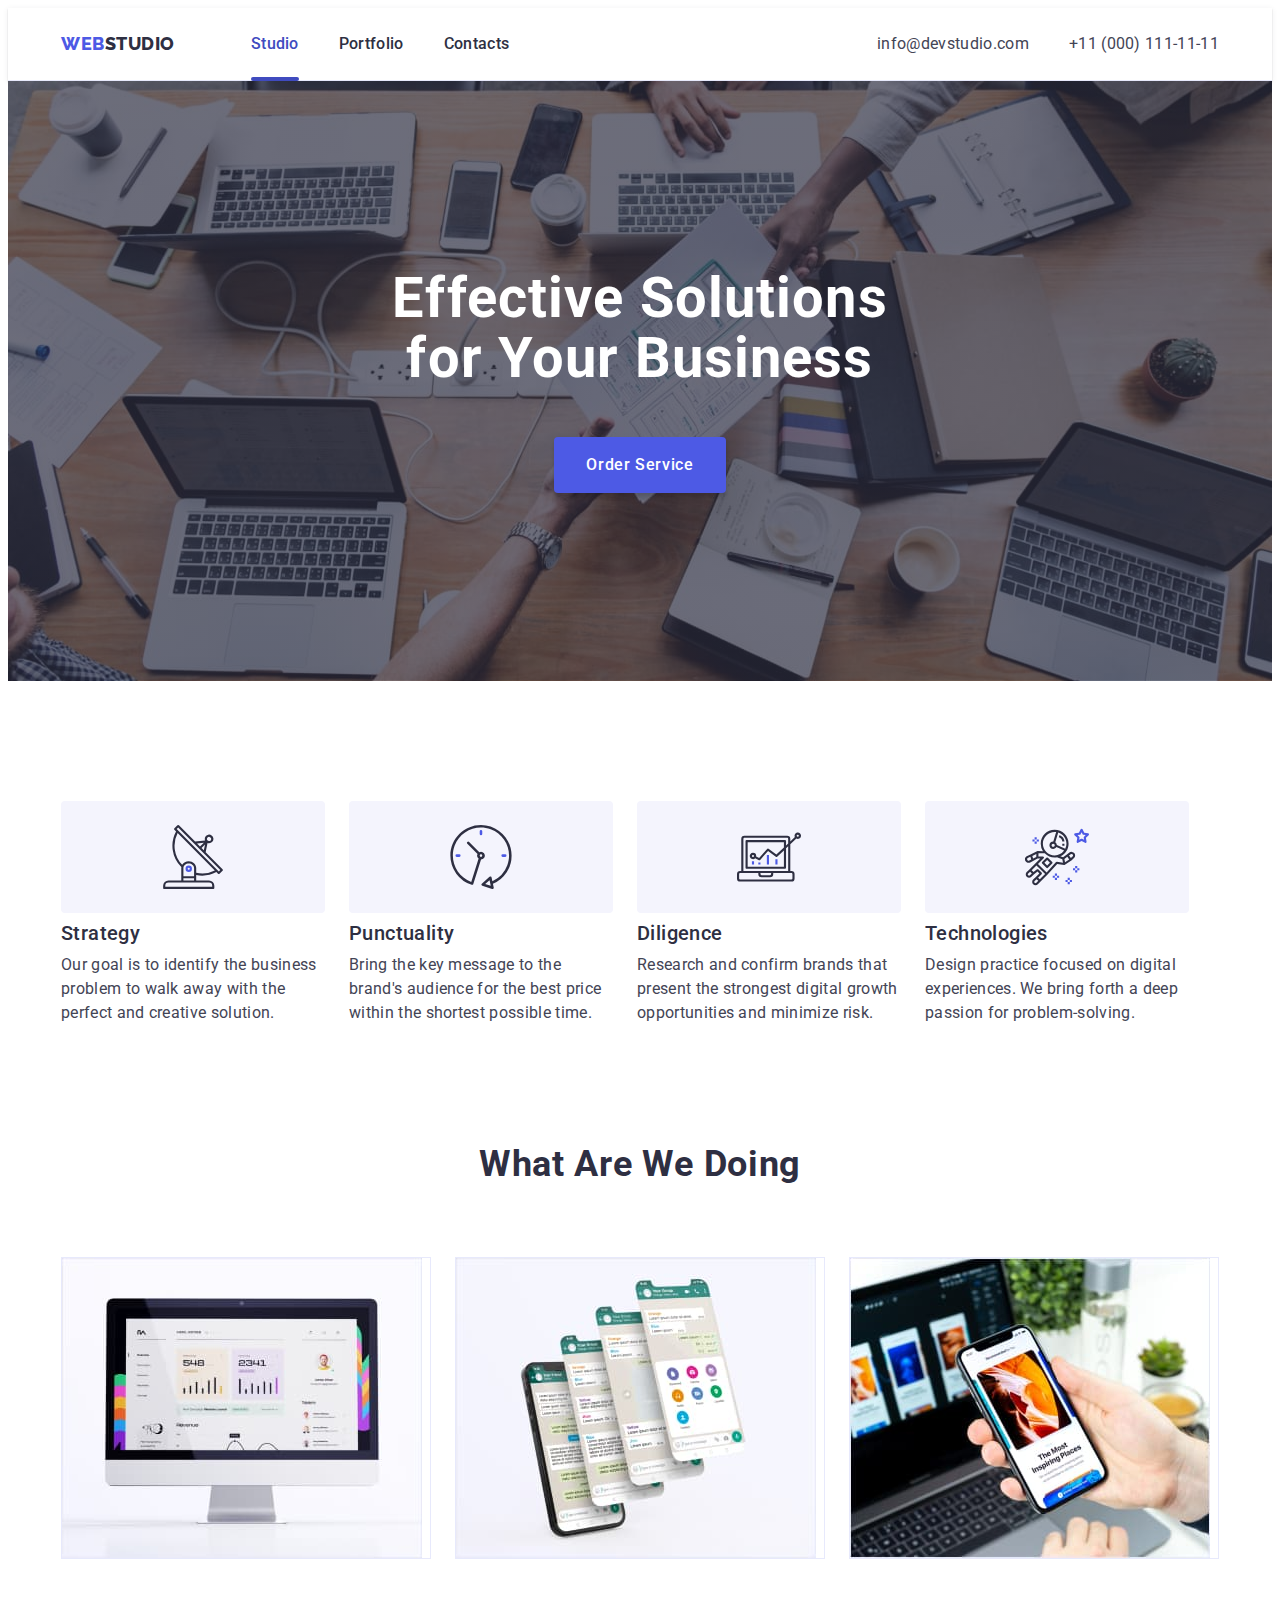
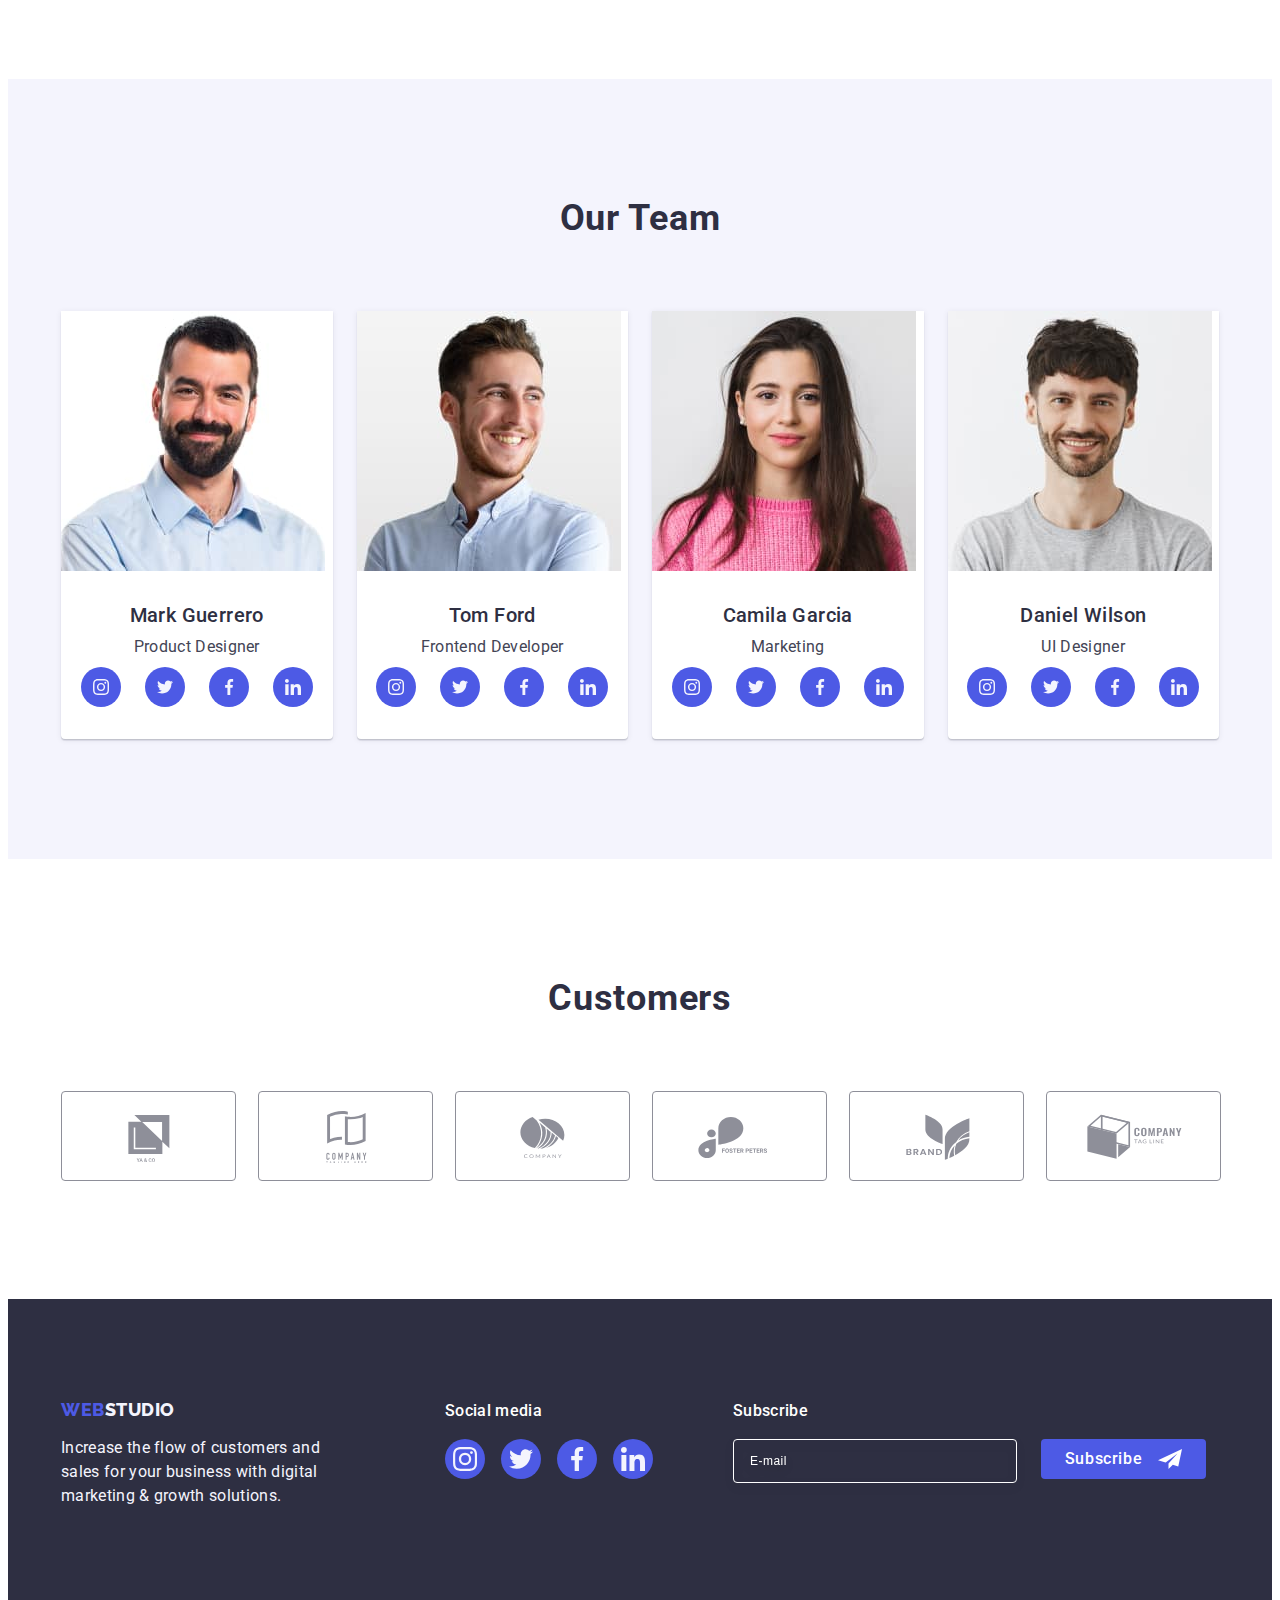
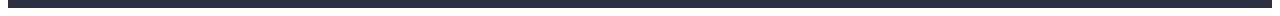
<file: index.html>
<!DOCTYPE html>
<html lang="en">
  <head>
    <meta charset="UTF-8" />
    <meta http-equiv="X-UA-Compatible" content="IE=edge" />
    <meta
      name="viewport"
      content="width=device-width, initial-scale=1.0"
    />
    <title>WebStudio</title>
    <link
      rel="preconnect"
      href="https://fonts.googleapis.com"
    />
    <link
      rel="preconnect"
      href="https://fonts.gstatic.com"
      crossorigin
    />
    <link
      href="https://fonts.googleapis.com/css2?family=Raleway:wght@800&family=Roboto:wght@400;500;700;900&display=swap"
      rel="stylesheet"
    />
    <link
      rel="stylesheet"
      href="https://cdnjs.cloudflare.com/ajax/libs/modern-normalize/2.0.0/modern-normalize.min.css"
      integrity="sha512-4xo8blKMVCiXpTaLzQSLSw3KFOVPWhm/TRtuPVc4WG6kUgjH6J03IBuG7JZPkcWMxJ5huwaBpOpnwYElP/m6wg=="
      crossorigin="anonymous"
      referrerpolicy="no-referrer"
    />
    <link rel="stylesheet" href="./css/styles.css" />
  </head>
  <body>
    <header class="header">
      <div class="container header-container">
        <nav class="header-nav">
          <a class="header-logo link" href="./index.html"
            >Web<span class="header-logo-color"
              >Studio</span
            ></a
          >
          <ul class="header-list list">
            <li class="header-item">
              <a
                class="header-link current link"
                href="./index.html"
                >Studio</a
              >
            </li>
            <li class="header-item">
              <a
                class="header-link link"
                href="./portfolio.html"
                >Portfolio</a
              >
            </li>
            <li class="header-item">
              <a class="header-link link" href=""
                >Contacts</a
              >
            </li>
          </ul>
        </nav>
        <address class="address">
          <ul class="address-list list">
            <li class="address-item">
              <a
                class="contacts link"
                href="mailto:info@devstudio.com"
                >info@devstudio.com</a
              >
            </li>
            <li class="address-item">
              <a
                class="contacts link"
                href="tel:+110001111111"
                >+11 (000) 111-11-11</a
              >
            </li>
          </ul>
        </address>
      </div>
    </header>
    <main>
      <section class="hero">
        <div class="hero-container container">
          <h1 class="hero-title">
            Effective Solutions for Your Business
          </h1>
          <button
            class="hero-btn"
            type="button"
            data-modal-open
          >
            Order Service
          </button>
        </div>
      </section>
      <section class="advantages">
        <div class="container">
          <h2 class="advantages-title visually-hidden">
            Our advantages
          </h2>
          <ul class="advantages-list list">
            <li class="advantages-item">
              <div class="icon-block">
                <svg
                  class="advantages-icon"
                  width="64"
                  height="64"
                >
                  <use
                    href="./images/icons.svg#icon-antenna"
                  ></use>
                </svg>
              </div>
              <h3 class="advantages-subtitle">Strategy</h3>
              <p class="advantages-text">
                Our goal is to identify the business problem
                to walk away with the perfect and creative
                solution.
              </p>
            </li>
            <li class="advantages-item">
              <div class="icon-block">
                <svg
                  class="advantages-icon"
                  width="64"
                  height="64"
                >
                  <use
                    href="./images/icons.svg#icon-clock"
                  ></use>
                </svg>
              </div>
              <h3 class="advantages-subtitle">
                Punctuality
              </h3>
              <p class="advantages-text">
                Bring the key message to the brand's
                audience for the best price within the
                shortest possible time.
              </p>
            </li>
            <li class="advantages-item">
              <div class="icon-block">
                <svg
                  class="advantages-icon"
                  width="64"
                  height="64"
                >
                  <use
                    href="./images/icons.svg#icon-diagram"
                  ></use>
                </svg>
              </div>
              <h3 class="advantages-subtitle">Diligence</h3>
              <p class="advantages-text">
                Research and confirm brands that present the
                strongest digital growth opportunities and
                minimize risk.
              </p>
            </li>
            <li class="advantages-item">
              <div class="icon-block">
                <svg
                  class="advantages-icon"
                  width="64"
                  height="64"
                >
                  <use
                    href="./images/icons.svg#icon-astronaut"
                  ></use>
                </svg>
              </div>
              <h3 class="advantages-subtitle">
                Technologies
              </h3>
              <p class="advantages-text">
                Design practice focused on digital
                experiences. We bring forth a deep passion
                for problem-solving.
              </p>
            </li>
          </ul>
        </div>
      </section>
      <section class="examples">
        <div class="container">
          <h2 class="examples-title">What are we doing</h2>
          <ul class="examples-list list">
            <li class="examples-item">
              <img
                class="examples-img"
                src="./images/mac.jpg"
                alt="Web design"
                width="360"
              />
            </li>
            <li class="examples-item">
              <img
                class="examples-img"
                src="./images/phone.jpg"
                alt="Design mobile apps"
                width="360"
              />
            </li>
            <li class="examples-item">
              <img
                class="examples-img"
                src="./images/notebook.jpg"
                alt="Desing for all devices"
                width="360"
              />
            </li>
          </ul>
        </div>
      </section>
      <section class="team">
        <div class="container">
          <h2 class="team-title">Our Team</h2>
          <ul class="team-list list">
            <li class="team-item">
              <img
                class="team-img"
                src="./images/mark.jpg"
                alt="Mark Guerrero"
                width="264"
              />
              <div class="worker">
                <h3 class="worker-name">Mark Guerrero</h3>
                <p class="worker-position">
                  Product Designer
                </p>
                <ul class="team-soc-list list">
                  <li class="team-soc-item">
                    <a
                      href=""
                      class="team-soc-link link"
                      target="_blank"
                      rel="noopener noreferrer"
                    >
                      <svg
                        class="team-soc-icon"
                        width="16"
                        height="16"
                      >
                        <use
                          href="./images/icons.svg#icon-instagram-logo"
                        ></use>
                      </svg>
                    </a>
                  </li>
                  <li class="team-soc-item">
                    <a
                      href=""
                      class="team-soc-link link"
                      target="_blank"
                      rel="noopener noreferrer"
                    >
                      <svg
                        class="team-soc-icon"
                        width="16"
                        height="16"
                      >
                        <use
                          href="./images/icons.svg#icon-twitter-logo"
                        ></use>
                      </svg>
                    </a>
                  </li>
                  <li class="team-soc-item">
                    <a
                      href=""
                      class="team-soc-link link"
                      target="_blank"
                      rel="noopener noreferrer"
                    >
                      <svg
                        class="team-soc-icon"
                        width="16"
                        height="16"
                      >
                        <use
                          href="./images/icons.svg#icon-facebook-logo"
                        ></use>
                      </svg>
                    </a>
                  </li>
                  <li class="team-soc-item">
                    <a
                      href=""
                      class="team-soc-link link"
                      target="_blank"
                      rel="noopener noreferrer"
                    >
                      <svg
                        class="team-soc-icon"
                        width="16"
                        height="16"
                      >
                        <use
                          href="./images/icons.svg#icon-linkedin-logo"
                        ></use>
                      </svg>
                    </a>
                  </li>
                </ul>
              </div>
            </li>
            <li class="team-item">
              <img
                class="team-img"
                src="./images/Tom.jpg"
                alt="Tom Ford"
                width="264"
              />
              <div class="worker">
                <h3 class="worker-name">Tom Ford</h3>
                <p class="worker-position">
                  Frontend Developer
                </p>
                <ul class="team-soc-list list">
                  <li class="team-soc-item">
                    <a
                      href=""
                      class="team-soc-link link"
                      target="_blank"
                      rel="noopener noreferrer"
                    >
                      <svg
                        class="team-soc-icon"
                        width="16"
                        height="16"
                      >
                        <use
                          href="./images/icons.svg#icon-instagram-logo"
                        ></use>
                      </svg>
                    </a>
                  </li>
                  <li class="team-soc-item">
                    <a
                      href=""
                      class="team-soc-link link"
                      target="_blank"
                      rel="noopener noreferrer"
                    >
                      <svg
                        class="team-soc-icon"
                        width="16"
                        height="16"
                      >
                        <use
                          href="./images/icons.svg#icon-twitter-logo"
                        ></use>
                      </svg>
                    </a>
                  </li>
                  <li class="team-soc-item">
                    <a
                      href=""
                      class="team-soc-link link"
                      target="_blank"
                      rel="noopener noreferrer"
                    >
                      <svg
                        class="team-soc-icon"
                        width="16"
                        height="16"
                      >
                        <use
                          href="./images/icons.svg#icon-facebook-logo"
                        ></use>
                      </svg>
                    </a>
                  </li>
                  <li class="team-soc-item">
                    <a
                      href=""
                      class="team-soc-link link"
                      target="_blank"
                      rel="noopener noreferrer"
                    >
                      <svg
                        class="team-soc-icon"
                        width="16"
                        height="16"
                      >
                        <use
                          href="./images/icons.svg#icon-linkedin-logo"
                        ></use>
                      </svg>
                    </a>
                  </li>
                </ul>
              </div>
            </li>
            <li class="team-item">
              <img
                class="team-img"
                src="./images/Camila.jpg"
                alt="Camila Garcia"
                width="264"
              />
              <div class="worker">
                <h3 class="worker-name">Camila Garcia</h3>
                <p class="worker-position">Marketing</p>
                <ul class="team-soc-list list">
                  <li class="team-soc-item">
                    <a
                      href=""
                      class="team-soc-link link"
                      target="_blank"
                      rel="noopener noreferrer"
                    >
                      <svg
                        class="team-soc-icon"
                        width="16"
                        height="16"
                      >
                        <use
                          href="./images/icons.svg#icon-instagram-logo"
                        ></use>
                      </svg>
                    </a>
                  </li>
                  <li class="team-soc-item">
                    <a
                      href=""
                      class="team-soc-link link"
                      target="_blank"
                      rel="noopener noreferrer"
                    >
                      <svg
                        class="team-soc-icon"
                        width="16"
                        height="16"
                      >
                        <use
                          href="./images/icons.svg#icon-twitter-logo"
                        ></use>
                      </svg>
                    </a>
                  </li>
                  <li class="team-soc-item">
                    <a
                      href=""
                      class="team-soc-link link"
                      target="_blank"
                      rel="noopener noreferrer"
                    >
                      <svg
                        class="team-soc-icon"
                        width="16"
                        height="16"
                      >
                        <use
                          href="./images/icons.svg#icon-facebook-logo"
                        ></use>
                      </svg>
                    </a>
                  </li>
                  <li class="team-soc-item">
                    <a
                      href=""
                      class="team-soc-link link"
                      target="_blank"
                      rel="noopener noreferrer"
                    >
                      <svg
                        class="team-soc-icon"
                        width="16"
                        height="16"
                      >
                        <use
                          href="./images/icons.svg#icon-linkedin-logo"
                        ></use>
                      </svg>
                    </a>
                  </li>
                </ul>
              </div>
            </li>
            <li class="team-item">
              <img
                class="team-img"
                src="./images/Daniel.jpg"
                alt="Daniel Wilson"
                width="264"
              />
              <div class="worker">
                <h3 class="worker-name">Daniel Wilson</h3>
                <p class="worker-position">UI Designer</p>
                <ul class="team-soc-list list">
                  <li class="team-soc-item">
                    <a
                      href=""
                      class="team-soc-link link"
                      target="_blank"
                      rel="noopener noreferrer"
                    >
                      <svg
                        class="team-soc-icon"
                        width="16"
                        height="16"
                      >
                        <use
                          href="./images/icons.svg#icon-instagram-logo"
                        ></use>
                      </svg>
                    </a>
                  </li>
                  <li class="team-soc-item">
                    <a
                      href=""
                      class="team-soc-link link"
                      target="_blank"
                      rel="noopener noreferrer"
                    >
                      <svg
                        class="team-soc-icon"
                        width="16"
                        height="16"
                      >
                        <use
                          href="./images/icons.svg#icon-twitter-logo"
                        ></use>
                      </svg>
                    </a>
                  </li>
                  <li class="team-soc-item">
                    <a
                      href=""
                      class="team-soc-link link"
                      target="_blank"
                      rel="noopener noreferrer"
                    >
                      <svg
                        class="team-soc-icon"
                        width="16"
                        height="16"
                      >
                        <use
                          href="./images/icons.svg#icon-facebook-logo"
                        ></use>
                      </svg>
                    </a>
                  </li>
                  <li class="team-soc-item">
                    <a
                      href=""
                      class="team-soc-link link"
                      target="_blank"
                      rel="noopener noreferrer"
                    >
                      <svg
                        class="team-soc-icon"
                        width="16"
                        height="16"
                      >
                        <use
                          href="./images/icons.svg#icon-linkedin-logo"
                        ></use>
                      </svg>
                    </a>
                  </li>
                </ul>
              </div>
            </li>
          </ul>
        </div>
      </section>
      <section class="customers">
        <div class="container">
          <h2 class="customers-title">Customers</h2>
          <ul class="customers-list list">
            <li class="customers-item">
              <a
                href=""
                class="customer-link link"
                target="_blank"
                rel="noopener noreferrer"
              >
                <svg
                  class="customers-icon"
                  width="104"
                  height="56"
                >
                  <use
                    href="./images/icons.svg#icon-first-company"
                  ></use>
                </svg>
              </a>
            </li>
            <li class="customers-item">
              <a
                href=""
                class="customer-link link"
                target="_blank"
                rel="noopener noreferrer"
              >
                <svg
                  class="customers-icon"
                  width="104"
                  height="56"
                >
                  <use
                    href="./images/icons.svg#icon-second-company"
                  ></use>
                </svg>
              </a>
            </li>
            <li class="customers-item">
              <a
                href=""
                class="customer-link link"
                target="_blank"
                rel="noopener noreferrer"
              >
                <svg
                  class="customers-icon"
                  width="104"
                  height="56"
                >
                  <use
                    href="./images/icons.svg#icon-third-company"
                  ></use>
                </svg>
              </a>
            </li>
            <li class="customers-item">
              <a
                href=""
                class="customer-link link"
                target="_blank"
                rel="noopener noreferrer"
              >
                <svg
                  class="customers-icon"
                  width="104"
                  height="56"
                >
                  <use
                    href="./images/icons.svg#icon-fourth-company"
                  ></use>
                </svg>
              </a>
            </li>
            <li class="customers-item">
              <a
                href=""
                class="customer-link link"
                target="_blank"
                rel="noopener noreferrer"
              >
                <svg
                  class="customers-icon"
                  width="104"
                  height="56"
                >
                  <use
                    href="./images/icons.svg#icon-fifth-company"
                  ></use>
                </svg>
              </a>
            </li>
            <li class="customers-item">
              <a
                href=""
                class="customer-link link"
                target="_blank"
                rel="noopener noreferrer"
              >
                <svg
                  class="customers-icon"
                  width="104"
                  height="56"
                >
                  <use
                    href="./images/icons.svg#icon-sixth-company"
                  ></use>
                </svg>
              </a>
            </li>
          </ul>
        </div>
      </section>
    </main>
    <footer class="footer">
      <div class="footer-wrap container">
        <div class="footer-cont-text">
          <a class="footer-logo link" href="./index.html"
            >Web<span class="footer-logo-color"
              >Studio</span
            ></a
          >
          <p class="footer-text">
            Increase the flow of customers and sales for
            your business with digital marketing & growth
            solutions.
          </p>
        </div>
        <div class="footer-soc">
          <p class="footer-soc-sub-text">Social media</p>
          <ul class="footer-soc-list list">
            <li class="footer-soc-item">
              <a
                href=""
                class="footer-soc-link link"
                target="_blank"
                rel="noopener noreferrer"
              >
                <svg
                  class="footer-soc-icon"
                  width="24"
                  height="24"
                >
                  <use
                    href="./images/icons.svg#icon-instagram-logo"
                  ></use>
                </svg>
              </a>
            </li>
            <li class="footer-soc-item">
              <a
                href=""
                class="footer-soc-link link"
                target="_blank"
                rel="noopener noreferrer"
              >
                <svg
                  class="footer-soc-icon"
                  width="24"
                  height="24"
                >
                  <use
                    href="./images/icons.svg#icon-twitter-logo"
                  ></use>
                </svg>
              </a>
            </li>
            <li class="footer-soc-item">
              <a
                href=""
                class="footer-soc-link link"
                target="_blank"
                rel="noopener noreferrer"
              >
                <svg
                  class="footer-soc-icon"
                  width="24"
                  height="24"
                >
                  <use
                    href="./images/icons.svg#icon-facebook-logo"
                  ></use>
                </svg>
              </a>
            </li>
            <li class="footer-soc-item">
              <a
                href=""
                class="footer-soc-link link"
                target="_blank"
                rel="noopener noreferrer"
              >
                <svg
                  class="footer-soc-icon"
                  width="24"
                  height="24"
                >
                  <use
                    href="./images/icons.svg#icon-linkedin-logo"
                  ></use>
                </svg>
              </a>
            </li>
          </ul>
        </div>
        <div class="footer-subscribe">
          <p class="footer-soc-sub-text">Subscribe</p>
          <form class="subsribe-form">
            <label class="footer-label">
              <input
                class="footer-input"
                type="email"
                name="email"
                placeholder="E-mail"
                required
              />
            </label>
            <button class="submit-btn" type="submit">
              Subscribe
              <svg
                class="submit-icon"
                width="24"
                height="24"
              >
                <use
                  href="./images/icons.svg#icon-subscribe"
                ></use>
              </svg>
            </button>
          </form>
        </div>
      </div>
    </footer>
    <div class="backdrop is-hidden" data-modal>
      <div class="modal">
        <button
          type="button"
          class="modal-close"
          data-modal-close
        >
          <svg
            class="modal-close-icon"
            width="8"
            height="8"
          >
            <use
              href="./images/icons.svg#icon-modal-close"
            ></use>
          </svg>
        </button>
        <p class="modal-text">
          Leave your contacts and we will call you back
        </p>
        <form class="modal-form">
          <div class="modal-wrap">
            <label class="modal-label" for="user-name"
              >Name</label
            >
            <div class="modal-input-wrap">
              <input
                id="user-name"
                class="modal-input"
                type="text"
                name="user-name"
              />
              <svg
                class="modal-input-icon"
                width="18"
                height="24"
              >
                <use
                  href="./images/icons.svg#icon-name-modal"
                ></use>
              </svg>
            </div>
          </div>
          <div class="modal-wrap">
            <label class="modal-label" for="user-tel"
              >Phone</label
            >
            <div class="modal-input-wrap">
              <input
                id="user-tel"
                class="modal-input"
                type="tel"
                name="user-tel"
              />
              <svg
                class="modal-input-icon"
                width="18"
                height="24"
              >
                <use
                  href="./images/icons.svg#icon-tel-modal"
                ></use>
              </svg>
            </div>
          </div>
          <div class="modal-wrap">
            <label class="modal-label" for="user-email"
              >Email</label
            >
            <div class="modal-input-wrap">
              <input
                id="user-email"
                class="modal-input"
                type="email"
                name="user-email"
              />
              <svg
                class="modal-input-icon"
                width="18"
                height="24"
              >
                <use
                  href="./images/icons.svg#icon-email-modal"
                ></use>
              </svg>
            </div>
          </div>
          <div class="modal-textarea-wrap">
            <label class="modal-label" for="user-comment"
              >Comment</label
            >
            <textarea
              id="user-comment"
              class="modal-textarea"
              name="user-comment"
              placeholder="Text input"
            ></textarea>
          </div>
          <div class="modal-checkbox">
            <input
              id="user-privacy"
              name="user-privacy"
              value="true"
              class="modal-input-checkbox visually-hidden"
              type="checkbox"
              required
            />
            <label
              class="modal-label-checkbox"
              for="user-privacy"
            >
              <span class="icon-label-checkbox">
                <svg
                  class="check-icon"
                  width="10"
                  height="8"
                >
                  <use
                    href="./images/icons.svg#icon-check"
                  ></use>
                </svg>
              </span>
              I accept the terms and conditions of the
              <a href="#" class="label-checkbox-link"
                >Privacy Policy</a
              >
            </label>
          </div>
          <button class="send-btn" type="submit">
            Send
          </button>
        </form>
      </div>
    </div>
    <script src="./js/modal.js"></script>
  </body>
</html>
</file>
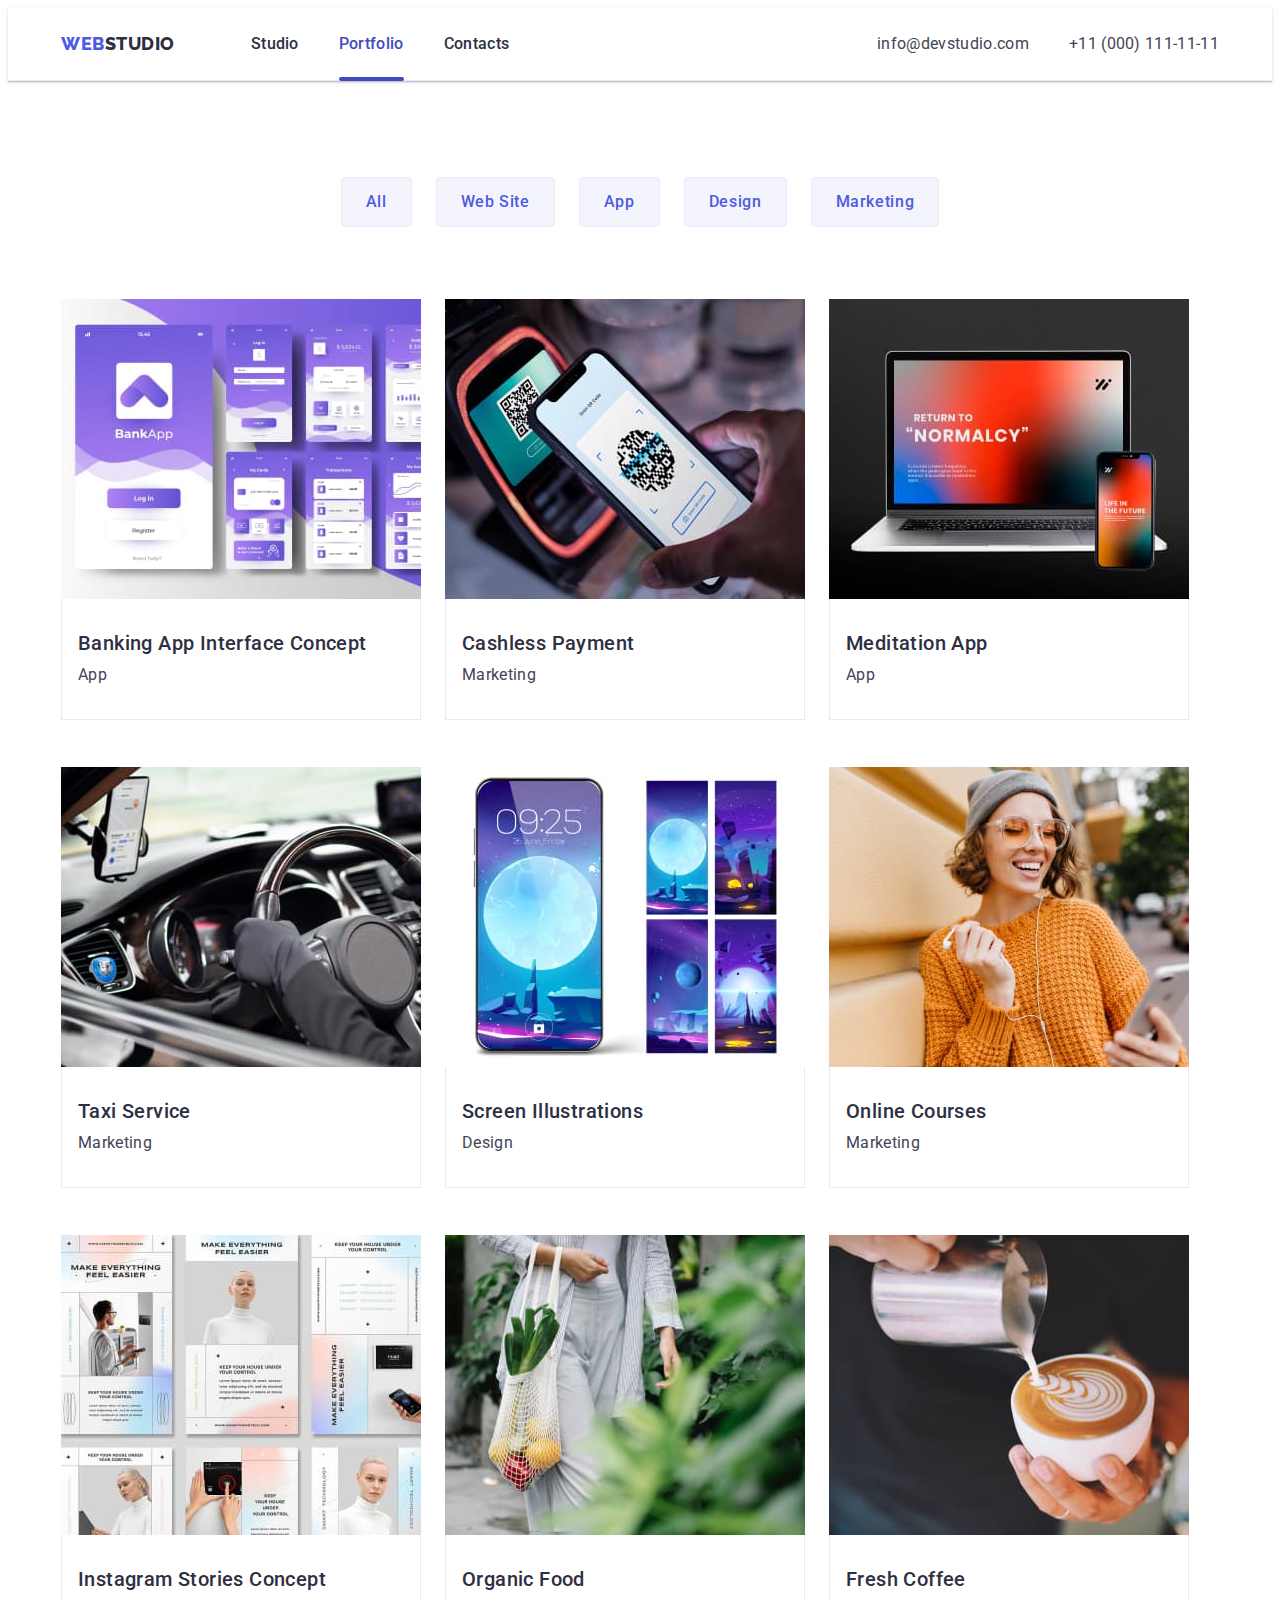
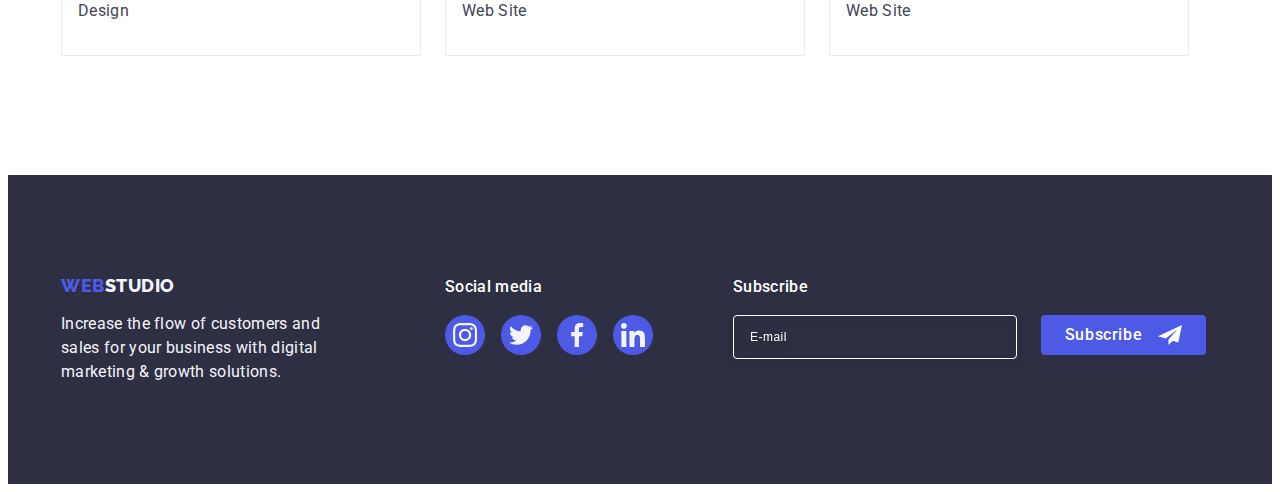
<file: portfolio.html>
<!DOCTYPE html>
<html lang="en">
  <head>
    <meta charset="UTF-8" />
    <meta http-equiv="X-UA-Compatible" content="IE=edge" />
    <meta
      name="viewport"
      content="width=device-width, initial-scale=1.0"
    />
    <title>Portfolio</title>
    <link
      rel="preconnect"
      href="https://fonts.googleapis.com"
    />
    <link
      rel="preconnect"
      href="https://fonts.gstatic.com"
      crossorigin
    />
    <link
      href="https://fonts.googleapis.com/css2?family=Raleway:wght@800&family=Roboto:wght@400;500;700;900&display=swap"
      rel="stylesheet"
    />
    <link
      rel="stylesheet"
      href="https://cdnjs.cloudflare.com/ajax/libs/modern-normalize/2.0.0/modern-normalize.min.css"
      integrity="sha512-4xo8blKMVCiXpTaLzQSLSw3KFOVPWhm/TRtuPVc4WG6kUgjH6J03IBuG7JZPkcWMxJ5huwaBpOpnwYElP/m6wg=="
      crossorigin="anonymous"
      referrerpolicy="no-referrer"
    />
    <link rel="stylesheet" href="./css/styles.css" />
  </head>
  <body>
    <header class="header">
      <div class="container header-container">
        <nav class="header-nav">
          <a class="header-logo link" href="./index.html"
            >Web<span class="header-logo-color"
              >Studio</span
            ></a
          >
          <ul class="header-list list">
            <li class="header-item">
              <a
                class="header-link link"
                href="./index.html"
                >Studio</a
              >
            </li>
            <li class="header-item">
              <a
                class="header-link current link"
                href="./portfolio.html"
                >Portfolio</a
              >
            </li>
            <li class="header-item">
              <a class="header-link link" href=""
                >Contacts</a
              >
            </li>
          </ul>
        </nav>
        <address class="address">
          <ul class="address-list list">
            <li class="address-item">
              <a
                class="contacts link"
                href="mailto:info@devstudio.com"
                >info@devstudio.com</a
              >
            </li>
            <li class="address-item">
              <a
                class="contacts link"
                href="tel:+110001111111"
                >+11 (000) 111-11-11</a
              >
            </li>
          </ul>
        </address>
      </div>
    </header>
    <main>
      <section class="portfolio">
        <div class="container">
          <h1 class="portfolio-title visually-hidden">
            Portfolio
          </h1>
          <ul class="portfolio-filter-list list">
            <li class="portfolio-filter-item">
              <button
                class="portfolio-filter-btn"
                type="button"
              >
                All
              </button>
            </li>
            <li class="portfolio-filter-item">
              <button
                class="portfolio-filter-btn"
                type="button"
              >
                Web Site
              </button>
            </li>
            <li class="portfolio-filter-item">
              <button
                class="portfolio-filter-btn"
                type="button"
              >
                App
              </button>
            </li>
            <li class="portfolio-filter-item">
              <button
                class="portfolio-filter-btn"
                type="button"
              >
                Design
              </button>
            </li>
            <li class="portfolio-filter-item">
              <button
                class="portfolio-filter-btn"
                type="button"
              >
                Marketing
              </button>
            </li>
          </ul>
          <ul class="portfolio-list list">
            <li class="portfolio-item">
              <a class="portfolio-link link" href="">
                <div class="portfolio-link-cover">
                  <img
                    class="portfolio-item-img"
                    src="./images/banking-app.jpg"
                    alt="banking app development"
                    width="360"
                  />
                  <p class="link-cover-text">
                    14 Stylish and User-Friendly App Design
                    Concepts · Task Manager App · Calorie
                    Tracker App · Exotic Fruit Ecommerce App
                    · Cloud Storage App
                  </p>
                </div>
                <div class="portfolio-border">
                  <h2 class="portfolio-subtitle">
                    Banking App Interface Concept
                  </h2>
                  <p class="portfolio-text">App</p>
                </div>
              </a>
            </li>
            <li class="portfolio-item">
              <a class="portfolio-link link" href="">
                <div class="portfolio-link-cover">
                  <img
                    class="portfolio-item-img"
                    src="./images/cashless-payment.jpg"
                    alt="cashless payment development"
                    width="360"
                  />
                  <p class="link-cover-text">
                    14 Stylish and User-Friendly App Design
                    Concepts · Task Manager App · Calorie
                    Tracker App · Exotic Fruit Ecommerce App
                    · Cloud Storage App
                  </p>
                </div>
                <div class="portfolio-border">
                  <h2 class="portfolio-subtitle">
                    Cashless Payment
                  </h2>
                  <p class="portfolio-text">Marketing</p>
                </div>
              </a>
            </li>
            <li class="portfolio-item">
              <a class="portfolio-link link" href="">
                <div class="portfolio-link-cover">
                  <img
                    class="portfolio-item-img"
                    src="./images/meditation-app.jpg"
                    alt="meditation app development"
                    width="360"
                  />
                  <p class="link-cover-text">
                    14 Stylish and User-Friendly App Design
                    Concepts · Task Manager App · Calorie
                    Tracker App · Exotic Fruit Ecommerce App
                    · Cloud Storage App
                  </p>
                </div>
                <div class="portfolio-border">
                  <h2 class="portfolio-subtitle">
                    Meditation App
                  </h2>
                  <p class="portfolio-text">App</p>
                </div>
              </a>
            </li>
            <li class="portfolio-item">
              <a class="portfolio-link link" href="">
                <div class="portfolio-link-cover">
                  <img
                    class="portfolio-item-img"
                    src="./images/taxi-service.jpg"
                    alt="taxi service development"
                    width="360"
                  />
                  <p class="link-cover-text">
                    14 Stylish and User-Friendly App Design
                    Concepts · Task Manager App · Calorie
                    Tracker App · Exotic Fruit Ecommerce App
                    · Cloud Storage App
                  </p>
                </div>
                <div class="portfolio-border">
                  <h2 class="portfolio-subtitle">
                    Taxi Service
                  </h2>
                  <p class="portfolio-text">Marketing</p>
                </div>
              </a>
            </li>
            <li class="portfolio-item">
              <a class="portfolio-link link" href="">
                <div class="portfolio-link-cover">
                  <img
                    class="portfolio-item-img"
                    src="./images/screen-illustrations.jpg"
                    alt="scrren illustrations development"
                    width="360"
                  />
                  <p class="link-cover-text">
                    14 Stylish and User-Friendly App Design
                    Concepts · Task Manager App · Calorie
                    Tracker App · Exotic Fruit Ecommerce App
                    · Cloud Storage App
                  </p>
                </div>
                <div class="portfolio-border">
                  <h2 class="portfolio-subtitle">
                    Screen Illustrations
                  </h2>
                  <p class="portfolio-text">Design</p>
                </div>
              </a>
            </li>
            <li class="portfolio-item">
              <a class="portfolio-link link" href="">
                <div class="portfolio-link-cover">
                  <img
                    class="portfolio-item-img"
                    src="./images/online-courses.jpg"
                    alt="online courses development"
                    width="360"
                  />
                  <p class="link-cover-text">
                    14 Stylish and User-Friendly App Design
                    Concepts · Task Manager App · Calorie
                    Tracker App · Exotic Fruit Ecommerce App
                    · Cloud Storage App
                  </p>
                </div>
                <div class="portfolio-border">
                  <h2 class="portfolio-subtitle">
                    Online Courses
                  </h2>
                  <p class="portfolio-text">Marketing</p>
                </div>
              </a>
            </li>
            <li class="portfolio-item">
              <a class="portfolio-link link" href="">
                <div class="portfolio-link-cover">
                  <img
                    class="portfolio-item-img"
                    src="./images/instagram-stories.jpg"
                    alt="instagram stories concepts"
                    width="360"
                  />
                  <p class="link-cover-text">
                    14 Stylish and User-Friendly App Design
                    Concepts · Task Manager App · Calorie
                    Tracker App · Exotic Fruit Ecommerce App
                    · Cloud Storage App
                  </p>
                </div>
                <div class="portfolio-border">
                  <h2 class="portfolio-subtitle">
                    Instagram Stories Concept
                  </h2>
                  <p class="portfolio-text">Design</p>
                </div>
              </a>
            </li>
            <li class="portfolio-item">
              <a class="portfolio-link link" href="">
                <div class="portfolio-link-cover">
                  <img
                    class="portfolio-item-img"
                    src="./images/organic-food.jpg"
                    alt="organic food website"
                    width="360"
                  />
                  <p class="link-cover-text">
                    14 Stylish and User-Friendly App Design
                    Concepts · Task Manager App · Calorie
                    Tracker App · Exotic Fruit Ecommerce App
                    · Cloud Storage App
                  </p>
                </div>
                <div class="portfolio-border">
                  <h2 class="portfolio-subtitle">
                    Organic Food
                  </h2>
                  <p class="portfolio-text">Web Site</p>
                </div>
              </a>
            </li>
            <li class="portfolio-item">
              <a class="portfolio-link link" href="">
                <div class="portfolio-link-cover">
                  <img
                    class="portfolio-item-img"
                    src="./images/fresh-coffee.jpg"
                    alt="fresh coffee website"
                    width="360"
                  />
                  <p class="link-cover-text">
                    14 Stylish and User-Friendly App Design
                    Concepts · Task Manager App · Calorie
                    Tracker App · Exotic Fruit Ecommerce App
                    · Cloud Storage App
                  </p>
                </div>
                <div class="portfolio-border">
                  <h2 class="portfolio-subtitle">
                    Fresh Coffee
                  </h2>
                  <p class="portfolio-text">Web Site</p>
                </div>
              </a>
            </li>
          </ul>
        </div>
      </section>
    </main>
    <footer class="footer">
      <div class="footer-wrap container">
        <div class="footer-cont-text">
          <a class="footer-logo link" href="./index.html"
            >Web<span class="footer-logo-color"
              >Studio</span
            ></a
          >
          <p class="footer-text">
            Increase the flow of customers and sales for
            your business with digital marketing & growth
            solutions.
          </p>
        </div>
        <div class="footer-soc">
          <p class="footer-soc-sub-text">Social media</p>
          <ul class="footer-soc-list list">
            <li class="footer-soc-item">
              <a
                href=""
                class="footer-soc-link link"
                target="_blank"
                rel="noopener noreferrer"
              >
                <svg
                  class="footer-soc-icon"
                  width="24"
                  height="24"
                >
                  <use
                    href="./images/icons.svg#icon-instagram-logo"
                  ></use>
                </svg>
              </a>
            </li>
            <li class="footer-soc-item">
              <a
                href=""
                class="footer-soc-link link"
                target="_blank"
                rel="noopener noreferrer"
              >
                <svg
                  class="footer-soc-icon"
                  width="24"
                  height="24"
                >
                  <use
                    href="./images/icons.svg#icon-twitter-logo"
                  ></use>
                </svg>
              </a>
            </li>
            <li class="footer-soc-item">
              <a
                href=""
                class="footer-soc-link link"
                target="_blank"
                rel="noopener noreferrer"
              >
                <svg
                  class="footer-soc-icon"
                  width="24"
                  height="24"
                >
                  <use
                    href="./images/icons.svg#icon-facebook-logo"
                  ></use>
                </svg>
              </a>
            </li>
            <li class="footer-soc-item">
              <a
                href=""
                class="footer-soc-link link"
                target="_blank"
                rel="noopener noreferrer"
              >
                <svg
                  class="footer-soc-icon"
                  width="24"
                  height="24"
                >
                  <use
                    href="./images/icons.svg#icon-linkedin-logo"
                  ></use>
                </svg>
              </a>
            </li>
          </ul>
        </div>
        <div class="footer-subscribe">
          <p class="footer-soc-sub-text">Subscribe</p>
          <form class="subsribe-form">
            <label class="footer-label">
              <input
                class="footer-input"
                type="email"
                name="email"
                placeholder="E-mail"
                required
              />
            </label>
            <button class="submit-btn" type="submit">
              Subscribe
              <svg
                class="submit-icon"
                width="24"
                height="24"
              >
                <use
                  href="./images/icons.svg#icon-subscribe"
                ></use>
              </svg>
            </button>
          </form>
        </div>
      </div>
    </footer>
  </body>
</html>
</file>
<file: css/styles.css>
:root {
--main-bcg-color: #ffffff;
--bcg-light: #F4F4FD;
--main-color: #434455;
--secondary-color: #2E2F42;
--hover-color: #404BBF;
--soc-icon-bcg: #4D5AE5;
--customers-color: #8E8F99;
}

body {
    font-family: 'Roboto', sans-serif;
    color: var(--main-color);
    background-color: var(--main-bcg-color);
}

p, h1, h2, h3, h4, h5, h6 {
    margin: 0;
}

img {
    display: block;
}

.list {
    list-style: none;
    margin: 0;
    padding: 0;
}

.link {
    text-decoration: none;
}

.container {
    width: 1158px;
    margin: 0 auto;
    padding: 0 15px;
}

.visually-hidden {
    position: absolute;
    width: 1px;
    height: 1px;
    margin: -1px;
    border: 0;
    padding: 0;
    white-space: nowrap;
    clip-path: inset(100%);
    clip: rect(0 0 0 0);
    overflow: hidden;
}

/* -----------------HEADER---------------- */

.header {
    border-bottom: 1px solid #E7E9FC;
    box-shadow: 0px 2px 1px rgba(46, 47, 66, 0.08), 0px 1px 1px rgba(46, 47, 66, 0.16), 0px 1px 6px rgba(46, 47, 66, 0.08);
}

.header-container {
    display: flex;
    flex-direction: row;
}

.header-nav {
    display: flex;
    align-items: center;
}

.header-list {
    display: flex;
    gap: 40px;
}

.header-item {
    display: flex;
}

.header-link {
    display: block;
    position: relative;
    padding-top: 24px;
    padding-bottom: 24px;
    font-weight: 500;
    font-size: 16px;
    line-height: 1.5;
    letter-spacing: 0.02em;
    color: var(--secondary-color);
    transition: color 250ms cubic-bezier(0.4, 0, 0.2, 1);
}

.header-link:hover,
.header-link:focus,
.current {
    color: var(--hover-color);
}

.header-link:active {
    text-decoration: underline;
    border-radius: 2px;
}

.current::after {
    content: '';
    position: absolute;
    left: 0;
    bottom: -1px;
    width: 100%;
    height: 4px;
    border-radius: 2px;
    background-color: var(--hover-color);
}

.address {
    font-style: normal;
    display: block;
    margin-left: auto;
}

.address-list {
    display: flex;
    gap: 40px;
}

.address-item {
    padding-top: 24px;
    padding-bottom: 24px;
}

.contacts {
    font-weight: 400;
    font-size: 16px;
    line-height: 1.5;
    letter-spacing: 0.02em;
    color: var(--main-color);
    display: inline-block;
    transition: color 250ms cubic-bezier(0.4, 0, 0.2, 1);
}

.contacts:hover,
.contacts:focus {
    color: var(--hover-color);
}

.header-logo {
    font-family: 'Raleway', sans-serif;
    font-weight: 800;
    font-size: 18px;
    line-height: 1.17;
    letter-spacing: 0.03em;
    text-transform: uppercase;
    color: var(--soc-icon-bcg);
    margin-right: 76px;
}

.header-logo-color {
    color: var(--secondary-color);
}

/* -----------------HERO---------------- */

.hero {
    background-color: var(--secondary-color);
    padding-top: 188px;
    padding-bottom: 188px;
    background-image: linear-gradient(rgba(46, 47, 66, 0.7), rgba(46, 47, 66, 0.7)), url(../images/people-office.jpg);
    background-repeat: no-repeat;
    background-size: cover;
    max-width: 1440px;
    margin: 0 auto;
    background-position: center;
}

.hero-title {
    font-size: 56px;
    line-height: 1.07;
    letter-spacing: 0.02em;
    text-align: center;
    color: var(--main-bcg-color);
    max-width: 496px;
    margin: 0 auto 48px auto;
}

.hero-btn {
    cursor: pointer;
    font-family: 'Roboto', sans-serif;
    font-weight: 500;
    font-size: 16px;
    line-height: 1.5;
    align-items: center;
    letter-spacing: 0.04em;
    color: var(--main-bcg-color);
    background-color: var(--soc-icon-bcg);
    box-shadow: 0px 4px 4px rgba(0, 0, 0, 0.15);
    border-radius: 4px;
    min-width: 169px;
    min-height: 56px;
    padding: 16px 32px;
    display: block;
    margin: 0 auto;
    height: 56px;
    border: none;
    transition: background-color 250ms cubic-bezier(0.4, 0, 0.2, 1);
}

.hero-btn:hover,
.hero-btn:focus {
    background-color: var(--hover-color);
}

/* -----------------ADVANTAGES---------------- */

.advantages {
    padding-top: 120px;
    padding-bottom: 120px;
}

.advantages-title {
    margin-bottom: 8px;
}

.advantages-subtitle {
    font-weight: 500;
    font-size: 20px;
    line-height: 1.2;
    letter-spacing: 0.02em;
    color: var(--secondary-color);
    margin-bottom: 8px;
}

.advantages-list {
    display: flex;
    gap: 24px;
}

.advantages-item {
    display: block;
    width: 264px;
}

.icon-block {
    display: flex;
    align-items: center;
    justify-content: center;
    width: 100%;
    height: 112px;
    background-color: var(--bcg-light);
    border-radius: 4px;
    margin-bottom: 8px;
}

.advantages-text {
    font-size: 16px;
    line-height: 1.5;
    letter-spacing: 0.02em;
}

/* -----------------EXAMPLES---------------- */

.examples {
    padding-bottom: 120px;
}

.examples-title {
    font-size: 36px;
    line-height: 1.11;
    letter-spacing: 0.02em;
    text-transform: capitalize;
    text-align: center;
    color: var(--secondary-color);
    margin-bottom: 72px;
}

.examples-list {
    display: flex;
    justify-content: center;
    gap: 24px;
}

.examples-item {
    border: 1px solid #E7E9FC;
    width: calc((100% - 48px) / 3)
}

/* -----------------TEAM---------------- */

.team {
    background-color: var(--bcg-light);
    padding-top: 120px;
    padding-bottom: 120px;
}

.team-list {
    display: flex;
    justify-content: center;
    gap: 24px;
    
}

.team-item {
    /* display: block; */
    width: calc((100% - 72px) / 4);
    background-color: var(--main-bcg-color);
    box-shadow: 0px 1px 6px rgba(46, 47, 66, 0.08), 0px 1px 1px rgba(46, 47, 66, 0.16), 0px 2px 1px rgba(46, 47, 66, 0.08);
    border-radius: 0px 0px 4px 4px;
}

.team-title {
    font-size: 36px;
    line-height: 1.11;
    letter-spacing: 0.02em;
    text-align: center;
    text-transform: capitalize;
    color: var(--secondary-color);
    margin-bottom: 72px;
}

.worker {
    padding: 32px 16px;
}

.worker-name {
    font-weight: 500;
    font-size: 20px;
    line-height: 1.2;
    letter-spacing: 0.02em;
    color: var(--secondary-color);
    text-align: center;
    margin-bottom: 8px;
}

.worker-position {
    font-size: 16px;
    line-height: 1.5;
    letter-spacing: 0.02em;
    text-align: center;
}

.team-soc-list {
    display: flex;
    justify-content: center;
    gap: 24px;
    margin-top: 8px;
}

.team-soc-link {
    display: flex;
    justify-content: center;
    align-items: center;
    height: 100%;
    width: 100%;
    background-color: var(--soc-icon-bcg);
    border-radius: 50%;
    transition: background-color 250ms cubic-bezier(0.4, 0, 0.2, 1);
}

.team-soc-link:hover,
.team-soc-link:focus {
    background-color: var(--hover-color);
}

.team-soc-item {
    width: 40px;
    height: 40px;
}

.team-soc-icon {
    fill: var(--bcg-light);
}

/* -----------------CUSTOMERS---------------- */

.customers {
padding-top: 120px;
padding-bottom: 120px;
}

.customers-title {
    color: var(--secondary-color);
    font-size: 36px;
    line-height: 1.11;
    text-align: center;
    letter-spacing: 0.02em;
    text-transform: capitalize;
    margin-bottom: 72px;
}

.customers-list {
    box-sizing: border-box;
    display: flex;
    gap: 24px;

}

.customers-item  {
    width: calc((100% - 120px) / 6);
    height: 88px;
}

.customer-link {
    width: 100%;
    height: 100%;
    border: 1px solid #8E8F99;
    border-radius: 4px;
    display: flex;
    justify-content: center;
    align-items: center;
    color: var(--customers-color);
    transition: color 250ms cubic-bezier(0.4, 0, 0.2, 1), border-color 250ms cubic-bezier(0.4, 0, 0.2, 1);
}

.customer-link:hover,
.customer-link:focus {
    border-color: var(--hover-color);
    color: var(--hover-color);
}

.customers-icon {
    fill: currentColor;
}

/* -----------------FOOTER---------------- */

.footer {
    background-color: var(--secondary-color);
    padding-top: 100px;
    padding-bottom: 100px;
}

.footer-wrap {
    display: flex;
    align-items: baseline;
}

.footer-cont-text {
    width: 264px;
    margin-right: 120px;
}

.footer-logo {
    font-family: 'Raleway', sans-serif;
    font-weight: 800;
    font-size: 18px;
    line-height: 1.17;
    letter-spacing: 0.03em;
    text-transform: uppercase;
    color: var(--soc-icon-bcg);
    display: inline-block;
    margin-bottom: 16px;
}

.footer-logo-color {
    color: var(--bcg-light);
}

.footer-text {
    font-weight: 400;
    font-size: 16px;
    line-height: 1.5;
    letter-spacing: 0.02em;
    color: var(--bcg-light);
    width: 100%;
}

.footer-soc-sub-text {
font-weight: 500;
font-size: 16px;
line-height: 1.5;
letter-spacing: 0.02em;
color: var(--main-bcg-color);
margin-bottom: 16px;
}

.footer-soc-list {
display: flex;
gap: 16px;
}

.footer-soc-item {
    height: 40px;
    width: 40px;
}

.footer-soc-link {
    display: flex;
    justify-content: center;
    align-items: center;
    height: 100%;
    width: 100%;
    background-color: var(--soc-icon-bcg);
    border-radius: 50%;
    transition: background-color 250ms cubic-bezier(0.4, 0, 0.2, 1)
}

.footer-soc-link:hover,
.footer-soc-link:focus {
    background-color: #31D0AA;
}

.footer-soc-icon {
    fill: var(--bcg-light);
}

.footer-subscribe {
    margin-left: 80px;
}

.subsribe-form {
    display: flex;
    gap: 24px;
}

.footer-input {
    width: 264px;
    height: 40px;
    font-weight: 400;
    font-size: 12px;
    line-height: 1.5;
    align-items: center;
    letter-spacing: 0.04em;
    color: var(--main-bcg-color);
    padding-left: 16px;
    outline: transparent;
    background-color: transparent;
    border: 1px solid var(--main-bcg-color);
    filter: drop-shadow(0px 4px 4px rgba(0, 0, 0, 0.15));
    border-radius: 4px;
}

.footer-input::placeholder {
    color: var(--main-bcg-color);
}

.submit-btn {
    min-width: 165px;
    height: 40px;
    cursor: pointer;
    display: flex;
    justify-content: center;
    align-items: center;
    font-family: 'Roboto', sans-serif;
    font-weight: 500;
    font-size: 16px;
    line-height: 1.5;
    letter-spacing: 0.04em;
    color: var(--main-bcg-color);
    background-color: var(--soc-icon-bcg);
    border-radius: 4px;
    border: none;
    transition: background-color 250ms cubic-bezier(0.4, 0, 0.2, 1);
}

.submit-btn:hover,
.submit-btn:focus {
    background-color: var(--hover-color);
}

.submit-icon {
    margin-left: 16px;
    fill: var(--main-bcg-color);
}

/* -----------------BACKDROP---------------- */

.backdrop {
    position: fixed;
    top: 0;
    width: 100%;
    height: 100%;
    background-color: rgba(46, 47, 66, 0.4);
    transition: opacity 250ms cubic-bezier(0.4, 0, 0.2, 1), visibility 250ms cubic-bezier(0.4, 0, 0.2, 1);
}

.is-hidden {
    visibility: hidden;
    opacity: 0;
    pointer-events: none;
}

.modal {
    position: absolute;
    width: 408px;
    min-height: 584px;
    left: 50%;
    top: 50%;
    transform: translate(-50%, -50%) scaleX(1);
    transition: transform 250ms cubic-bezier(0.4, 0, 0.2, 1);
    background-color: #FCFCFC;
    box-shadow: 0px 1px 1px rgba(0, 0, 0, 0.14), 0px 1px 3px rgba(0, 0, 0, 0.12), 0px 2px 1px rgba(0, 0, 0, 0.2);
    border-radius: 4px;
    padding: 72px 24px 24px 24px;
}

.backdrop.is-hidden .modal {
    left: 50%;
    top: 50%;
    transform: translate(-50%, -50%) scaleX(0);
}

.modal-close {
    display: flex;
    margin-left: auto;
    justify-content: center;
    align-items: center;
    position: absolute;
    top: 24px;
    right: 24px;
    width: 24px;
    height: 24px;
    padding: 0;
    cursor: pointer;
    border-radius: 50%;
    background-color: #E7E9FC;
    border: 1px solid rgba(0, 0, 0, 0.1);
    transition: background-color 250ms cubic-bezier(0.4, 0, 0.2, 1), border 250ms cubic-bezier(0.4, 0, 0.2, 1)
}

.modal-close:hover,
.modal-close:focus {
    background-color: var(--hover-color);
    border: none;
    color: #fff;
}

.modal-close-icon {
    fill: currentColor;
    transition: fill 250ms cubic-bezier(0.4, 0, 0.2, 1)
}

.modal-text {
    font-weight: 500;
    font-size: 16px;
    line-height: 1.5;
    text-align: center;
    letter-spacing: 0.02em;
    color: var(--secondary-color);
    margin-bottom: 16px;
}

.modal-form {
    display: flex;
    flex-direction: column;
}

.modal-wrap {
    margin-bottom: 8px;
    display: flex;
    flex-direction: column;
}

.modal-label {
    display: block;
    margin-bottom: 4px;
    font-weight: 400;
    font-size: 12px;
    line-height: 1.17;
    letter-spacing: 0.04em;
    color: #8E8F99;
}

.modal-input-wrap {
    position: relative;
}

.modal-input {
    width: 100%;
    height: 40px;
    padding-left: 38px;
    outline: transparent;
    border: 1px solid rgba(46, 47, 66, 0.4);
    border-radius: 4px;
    background-color: transparent;
    transition: border-color 250ms cubic-bezier(0.4, 0, 0.2, 1);
}

.modal-input:focus {
    border-color: var(--soc-icon-bcg);
}

.modal-input:focus + .modal-input-icon {
    fill: var(--soc-icon-bcg);
}

.modal-input-icon {
    position: absolute;
    left: 16px;
    top: 50%;
    transform: translateY(-50%);
    transition: fill 250ms cubic-bezier(0.4, 0, 0.2, 1);
}

.modal-textarea-wrap {
    margin-bottom: 16px;
}

.modal-textarea {
    font-weight: 400;
    font-size: 12px;
    line-height: 1.17;
    letter-spacing: 0.04em;
    color: rgba(46, 47, 66, 0.4);
    width: 100%;
    height: 120px;
    resize: none;
    padding: 8px 16px;
    background-color: transparent;
    outline: transparent;
    border: 1px solid rgba(46, 47, 66, 0.4);
    border-radius: 4px;
    transition: border-color 250ms cubic-bezier(0.4, 0, 0.2, 1);
}

.modal-textarea:focus {
    border-color: var(--soc-icon-bcg);
}

.modal-checkbox {
    margin-top: 8px;
    margin-bottom: 24px;
}

.modal-label-checkbox {
    font-weight: 400;
    font-size: 12px;
    line-height: 1.17;
    letter-spacing: 0.04em;
    color: var(--customers-color);
}

.icon-label-checkbox {
    display: inline-flex;
    justify-content: center;
    align-items: center;
    margin-right: 8px;
    width: 16px;
    height: 16px;
    border: 1px solid rgba(46, 47, 66, 0.4);
    border-radius: 2px;
    fill: transparent;
    transition: background-color 250ms cubic-bezier(0.4, 0, 0.2, 1), border 250ms cubic-bezier(0.4, 0, 0.2, 1), fill 250ms cubic-bezier(0.4, 0, 0.2, 1);
}

.modal-input-checkbox:checked + .modal-label-checkbox span {
    background-color: var(--hover-color);
    border: none;
    fill: var(--bcg-light);
}

.label-checkbox-link {
    color: var(--soc-icon-bcg);
}

.send-btn {
    margin: 0 auto;
    min-width: 169px;
    height: 56px;
    cursor: pointer;
    font-family: 'Roboto', sans-serif;
    font-weight: 500;
    font-size: 16px;
    line-height: 1.5;
    text-align: center;
    padding: 16px 32px;
    color: var(--main-bcg-color);
    background-color: var(--soc-icon-bcg);
    border-radius: 4px;
    border: none;
    letter-spacing: 0.04em;
    box-shadow: 0px 4px 4px rgba(0, 0, 0, 0.15);
    transition: background-color 250ms cubic-bezier(0.4, 0, 0.2, 1);
    }

    .send-btn:hover,
    .send-btn:focus {
    background-color: var(--hover-color);
    }

/* -----------------PORTFOLIO---------------- */

.portfolio {
    padding-top: 96px;
    padding-bottom: 120px;
}
.portfolio-filter-list {
    display: flex;
    justify-content: center;
    margin-bottom: 72px;
    gap: 24px;
}

.portfolio-list {
    display: flex;
    flex-wrap: wrap;
    column-gap: 24px;
    row-gap: 48px;
}

.portfolio-item {
    width: 360px;
    height: 420px;
}

.portfolio-link:hover .link-cover-text,
.portfolio-link:focus .link-cover-text {
    transform: translateY(0);
    opacity: 1;
}

.portfolio-link {
    display: block;
    transition: box-shadow 250ms cubic-bezier(0.4, 0, 0.2, 1)
}

.portfolio-link:hover,
.portfolio-link:focus {
    box-shadow: 0px 1px 6px rgba(46, 47, 66, 0.08), 0px 1px 1px rgba(46, 47, 66, 0.16), 0px 2px 1px rgba(46, 47, 66, 0.08);
}

.portfolio-border {
    border: 1px solid #E7E9FC;
    border-top: none;
    padding: 32px 16px;
}

.portfolio-link-cover {
    position: relative;
    overflow: hidden;
}

.link-cover-text {
    position: absolute;
    top: 0;
    font-size: 16px;
    line-height: 1.5;
    letter-spacing: 0.02em;
    color: var(--bcg-light);
    background-color: var(--soc-icon-bcg);
    padding: 40px 32px;
    height: 100%;
    transform: translateY(100%);
    transition: transform 250ms cubic-bezier(0.4, 0, 0.2, 1);
}

.portfolio-filter-btn {
    display: block;
    font-family: "Roboto", sans-serif;
    cursor: pointer;
    font-weight: 500;
    font-size: 16px;
    line-height: 1.5;
    letter-spacing: 0.04em;
    color: var(--soc-icon-bcg);
    background-color: var(--bcg-light);
    border: 1px solid #E7E9FC;
    border-radius: 4px;
    padding: 12px 24px;
    transition: color 250ms cubic-bezier(0.4, 0, 0.2, 1), 
    background-color 250ms cubic-bezier(0.4, 0, 0.2, 1), 
    border-color 250ms cubic-bezier(0.4, 0, 0.2, 1), 
    box-shadow 250ms cubic-bezier(0.4, 0, 0.2, 1)
}

.portfolio-filter-btn:hover,
.portfolio-filter-btn:focus {
    border: 1px solid transparent;
    color: var(--main-bcg-color);
    background-color: var(--hover-color);
    box-shadow: 0px 3px 1px rgba(0, 0, 0, 0.1), 0px 2px 1px rgba(0, 0, 0, 0.08), 0px 2px 2px rgba(0, 0, 0, 0.12);
    border-radius: 4px;
}

.portfolio-subtitle {
    font-weight: 500;
    font-size: 20px;
    line-height: 1.2;
    letter-spacing: 0.02em;
    color: var(--secondary-color);
    margin-bottom: 8px;
}

.portfolio-text {
    font-size: 16px;
    line-height: 1.5;
    letter-spacing: 0.02em;
    color: var(--main-color);
}
</file>
